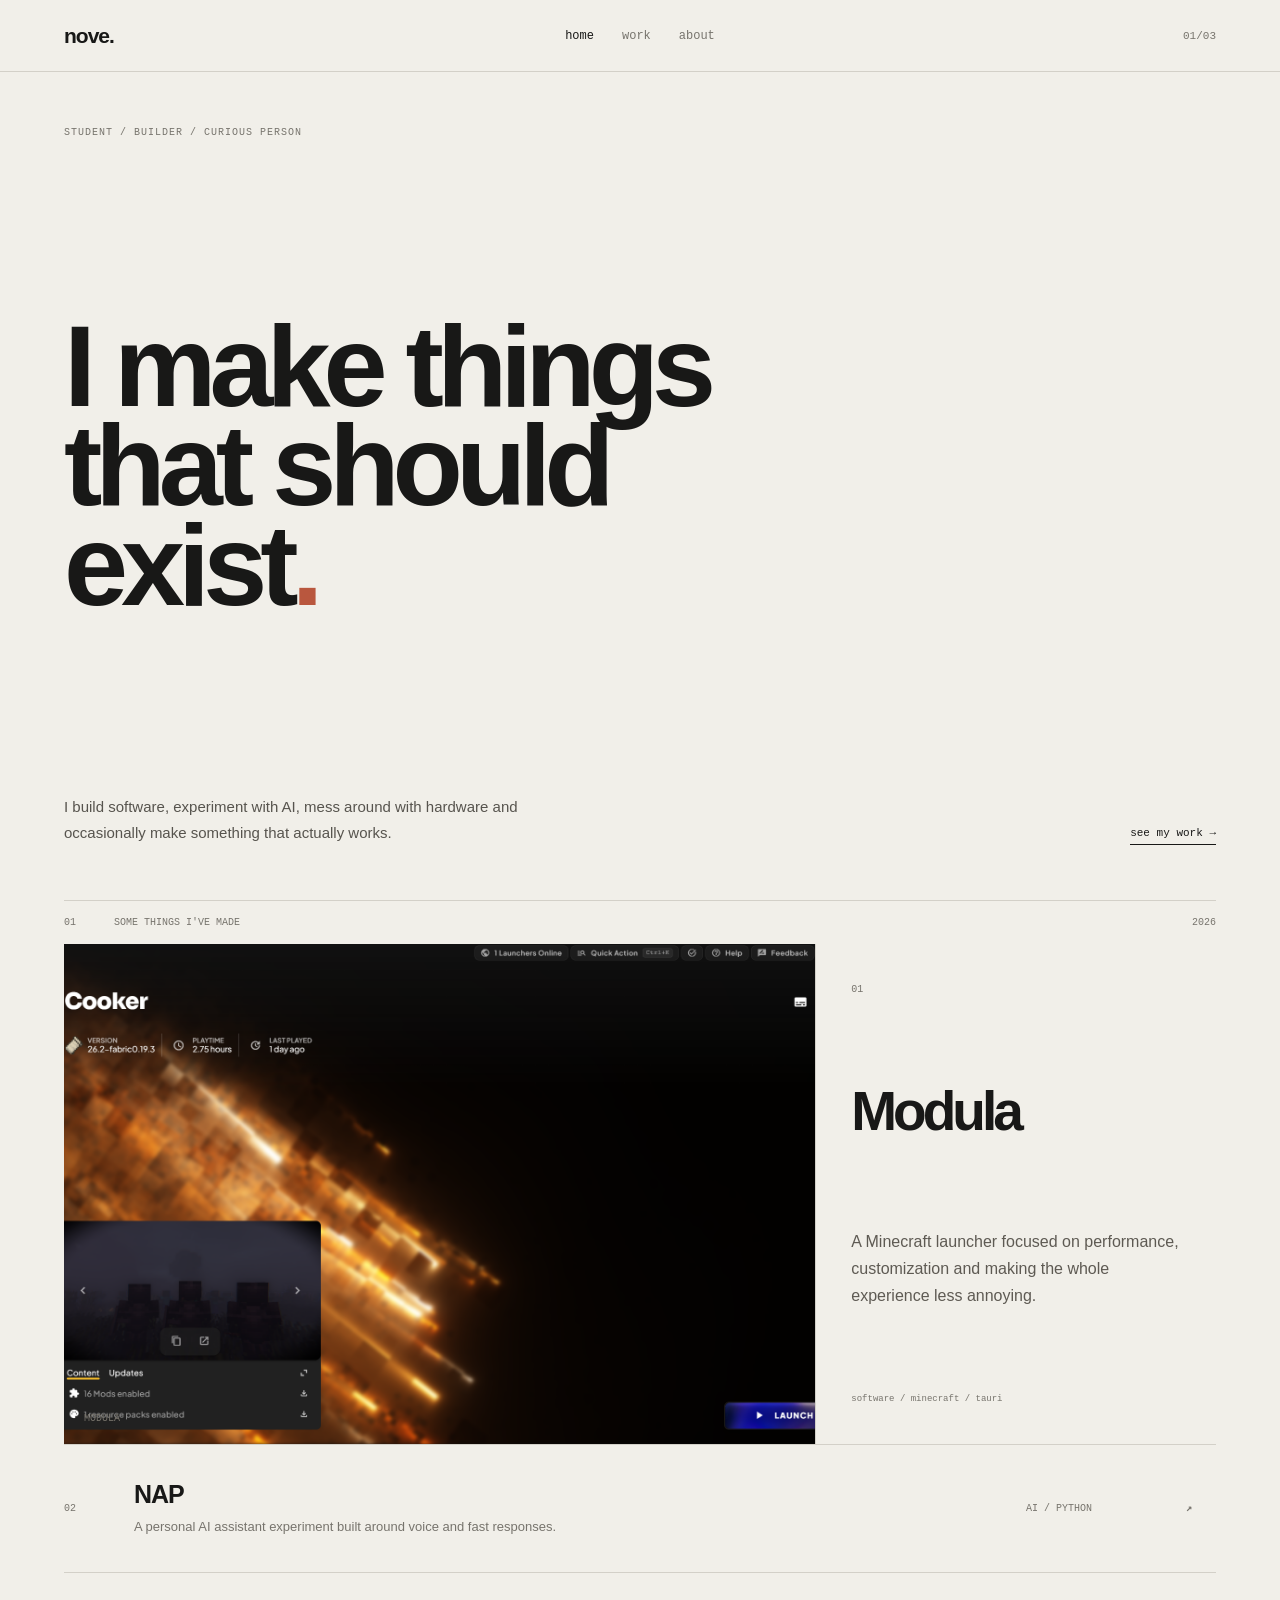
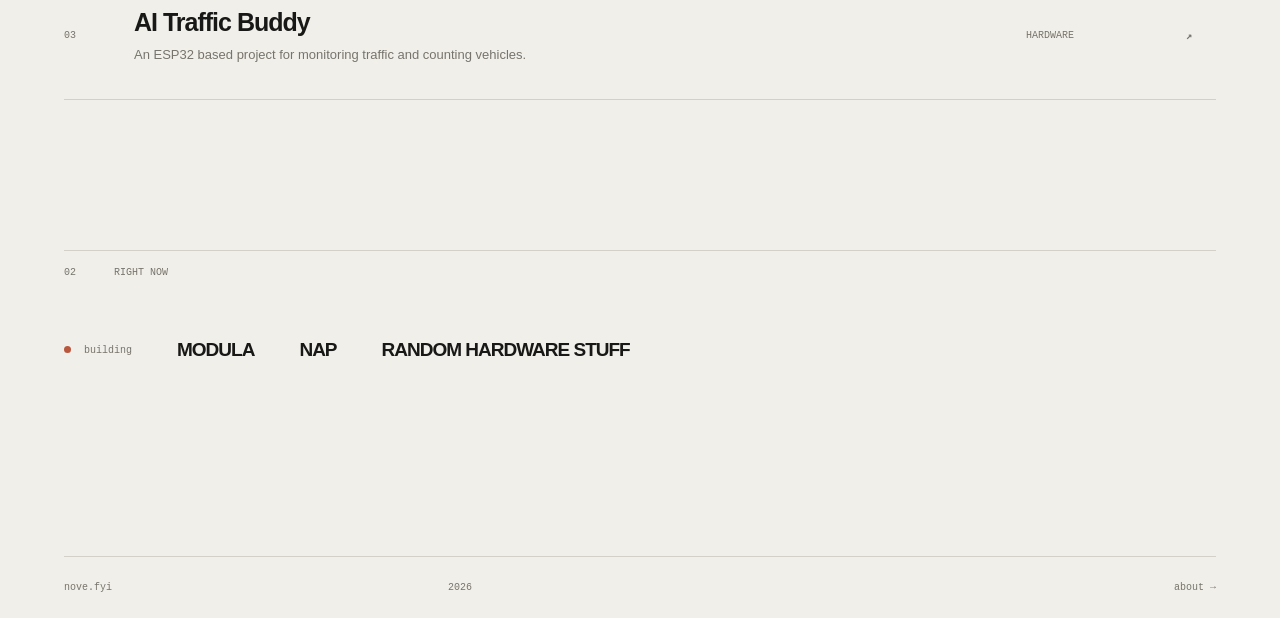
<file: index.html>
<!DOCTYPE html>
<html lang="en">
<head>
    <meta charset="UTF-8">
    <meta name="viewport" content="width=device-width, initial-scale=1.0">
    <title>Nove</title>
    <link rel="stylesheet" href="style.css">
</head>

<body>

<header>
    <a href="index.html" class="logo">nove.</a>

    <nav>
        <a class="active" href="index.html">home</a>
        <a href="work.html">work</a>
        <a href="about.html">about</a>
    </nav>

    <span class="number">01/03</span>
</header>

<main>

    <section class="hero">
        <p class="small">student / builder / curious person</p>

        <h1>
            I make things<br>
            that should<br>
            exist<span>.</span>
        </h1>

        <div class="hero-text">
            <p>
                I build software, experiment with AI,
                mess around with hardware and occasionally
                make something that actually works.
            </p>

            <a href="work.html">see my work →</a>
        </div>
    </section>

    <section class="projects">

        <div class="section-title">
            <span>01</span>
            <p>some things i've made</p>
            <span>2026</span>
        </div>

        <a href="work.html#modula" class="project big-project">
            <div class="fake-image modula">
                <span>MODULA</span>
            </div>

            <div class="project-details">
                <span>01</span>
                <h2>Modula</h2>
                <p>
                    A Minecraft launcher focused on
                    performance, customization and
                    making the whole experience less annoying.
                </p>

                <small>software / minecraft / tauri</small>
            </div>
        </a>

        <a href="work.html#nap" class="simple-project">
            <span>02</span>

            <div>
                <h2>NAP</h2>
                <p>
                    A personal AI assistant experiment
                    built around voice and fast responses.
                </p>
            </div>

            <small>AI / PYTHON</small>
            <b>↗</b>
        </a>

        <a href="work.html#traffic" class="simple-project">
            <span>03</span>

            <div>
                <h2>AI Traffic Buddy</h2>
                <p>
                    An ESP32 based project for
                    monitoring traffic and counting vehicles.
                </p>
            </div>

            <small>HARDWARE</small>
            <b>↗</b>
        </a>

    </section>

    <section class="now">

        <div class="section-title">
            <span>02</span>
            <p>right now</p>
        </div>

        <div class="now-content">
            <p><i></i> building</p>

            <h2>MODULA</h2>
            <h2>NAP</h2>
            <h2>RANDOM HARDWARE STUFF</h2>
        </div>

    </section>

</main>

<footer>
    <span>nove.fyi</span>
    <span>2026</span>
    <a href="about.html">about →</a>
</footer>

</body>
</html>
</file>
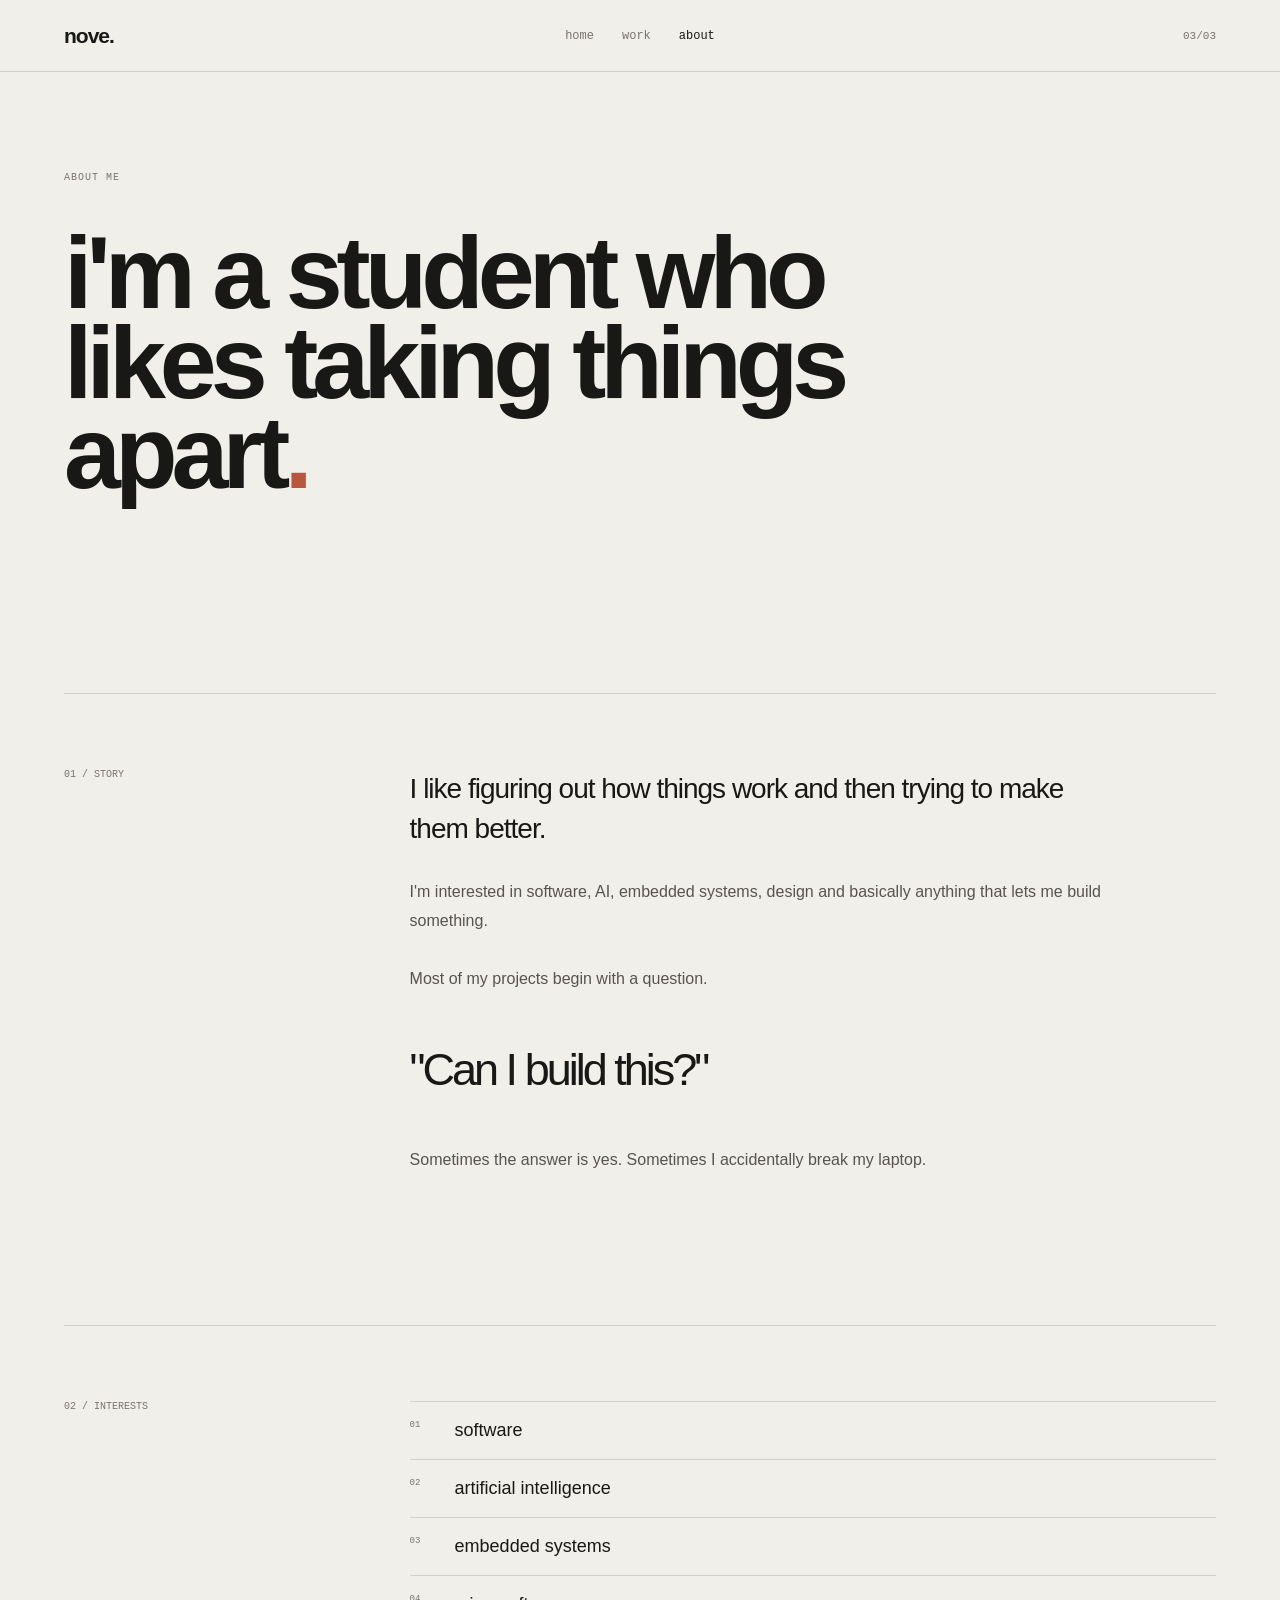
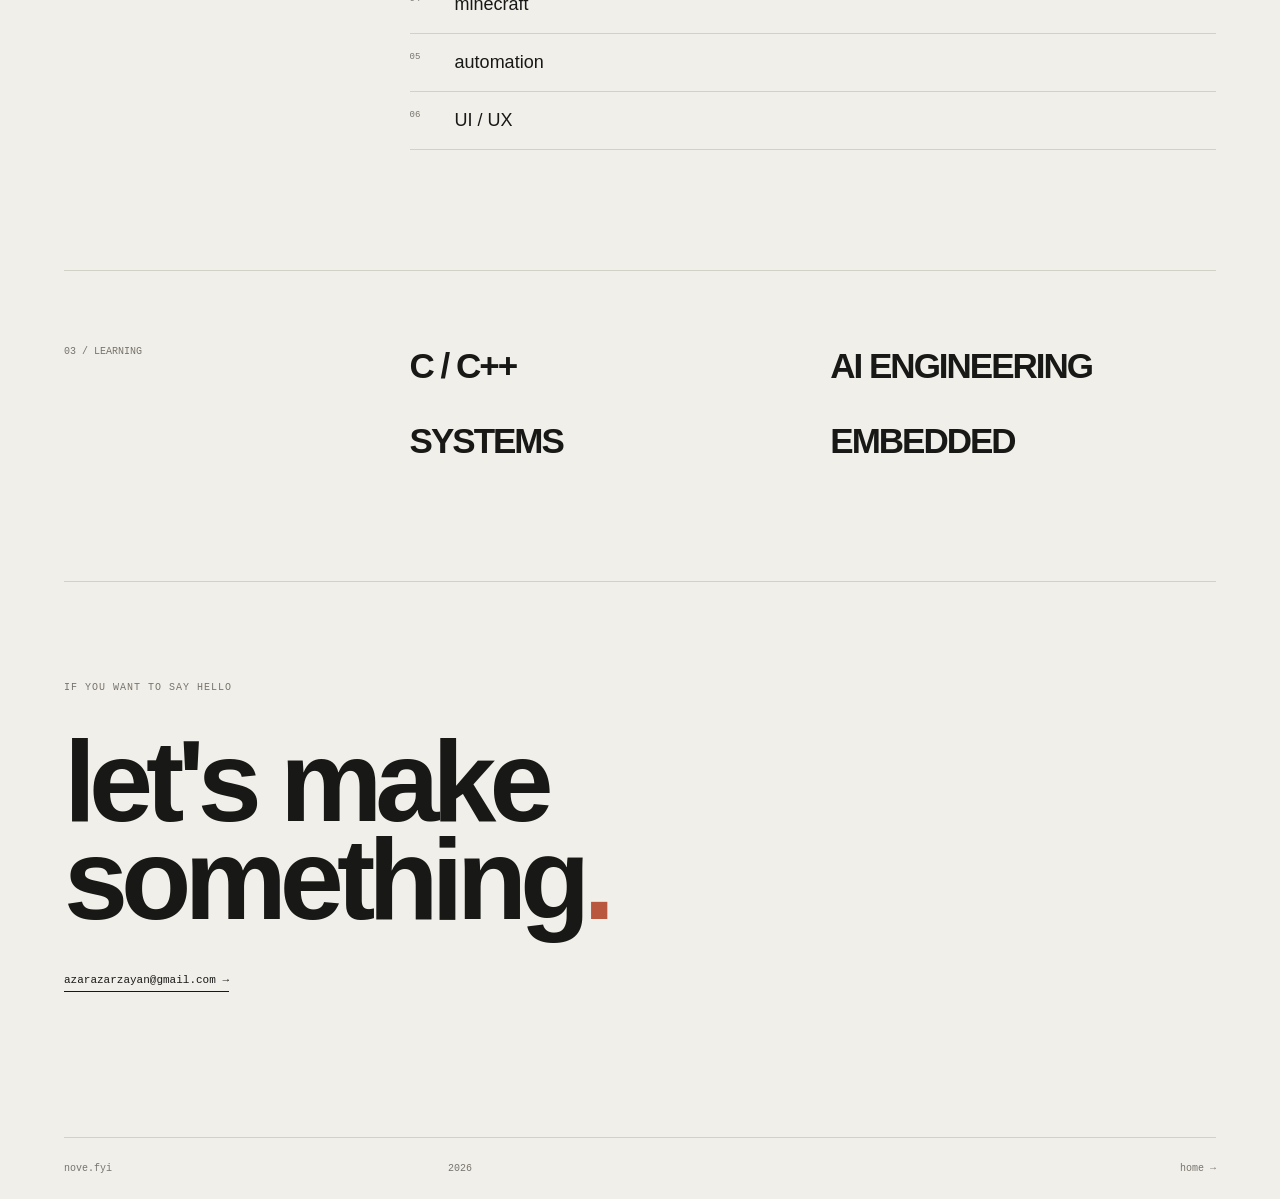
<file: about.html>
<!DOCTYPE html>
<html lang="en">
<head>
    <meta charset="UTF-8">
    <meta name="viewport" content="width=device-width, initial-scale=1.0">
    <title>About — Nove</title>
    <link rel="stylesheet" href="style.css">
</head>

<body>

<header>
    <a href="index.html" class="logo">nove.</a>

    <nav>
        <a href="index.html">home</a>
        <a href="work.html">work</a>
        <a class="active" href="about.html">about</a>
    </nav>

    <span class="number">03/03</span>
</header>

<main>

    <section class="page-head about-head">

        <p class="small">about me</p>

        <h1>
            i'm a student who<br>
            likes taking things<br>
            apart<span>.</span>
        </h1>

    </section>


    <section class="about-section">

        <div class="label">01 / STORY</div>

        <div class="about-text">

            <p class="big">
                I like figuring out how things work
                and then trying to make them better.
            </p>

            <p>
                I'm interested in software, AI, embedded
                systems, design and basically anything
                that lets me build something.
            </p>

            <p>
                Most of my projects begin with a question.
            </p>

            <blockquote>
                "Can I build this?"
            </blockquote>

            <p>
                Sometimes the answer is yes.
                Sometimes I accidentally break my laptop.
            </p>

        </div>

    </section>


    <section class="about-section">

        <div class="label">02 / INTERESTS</div>

        <div class="interest-list">

            <div>
                <span>01</span>
                software
            </div>

            <div>
                <span>02</span>
                artificial intelligence
            </div>

            <div>
                <span>03</span>
                embedded systems
            </div>

            <div>
                <span>04</span>
                minecraft
            </div>

            <div>
                <span>05</span>
                automation
            </div>

            <div>
                <span>06</span>
                UI / UX
            </div>

        </div>

    </section>


    <section class="about-section">

        <div class="label">03 / LEARNING</div>

        <div class="learning">

            <h2>C / C++</h2>
            <h2>AI ENGINEERING</h2>
            <h2>SYSTEMS</h2>
            <h2>EMBEDDED</h2>

        </div>

    </section>


    <section class="contact">

        <p class="small">if you want to say hello</p>

        <h2>
            let's make<br>
            something<span>.</span>
        </h2>

        <a href="mailto:hello@nove.fyi">
            azarazarzayan@gmail.com →
        </a>

    </section>

</main>

<footer>
    <span>nove.fyi</span>
    <span>2026</span>
    <a href="index.html">home →</a>
</footer>

</body>
</html>
</file>
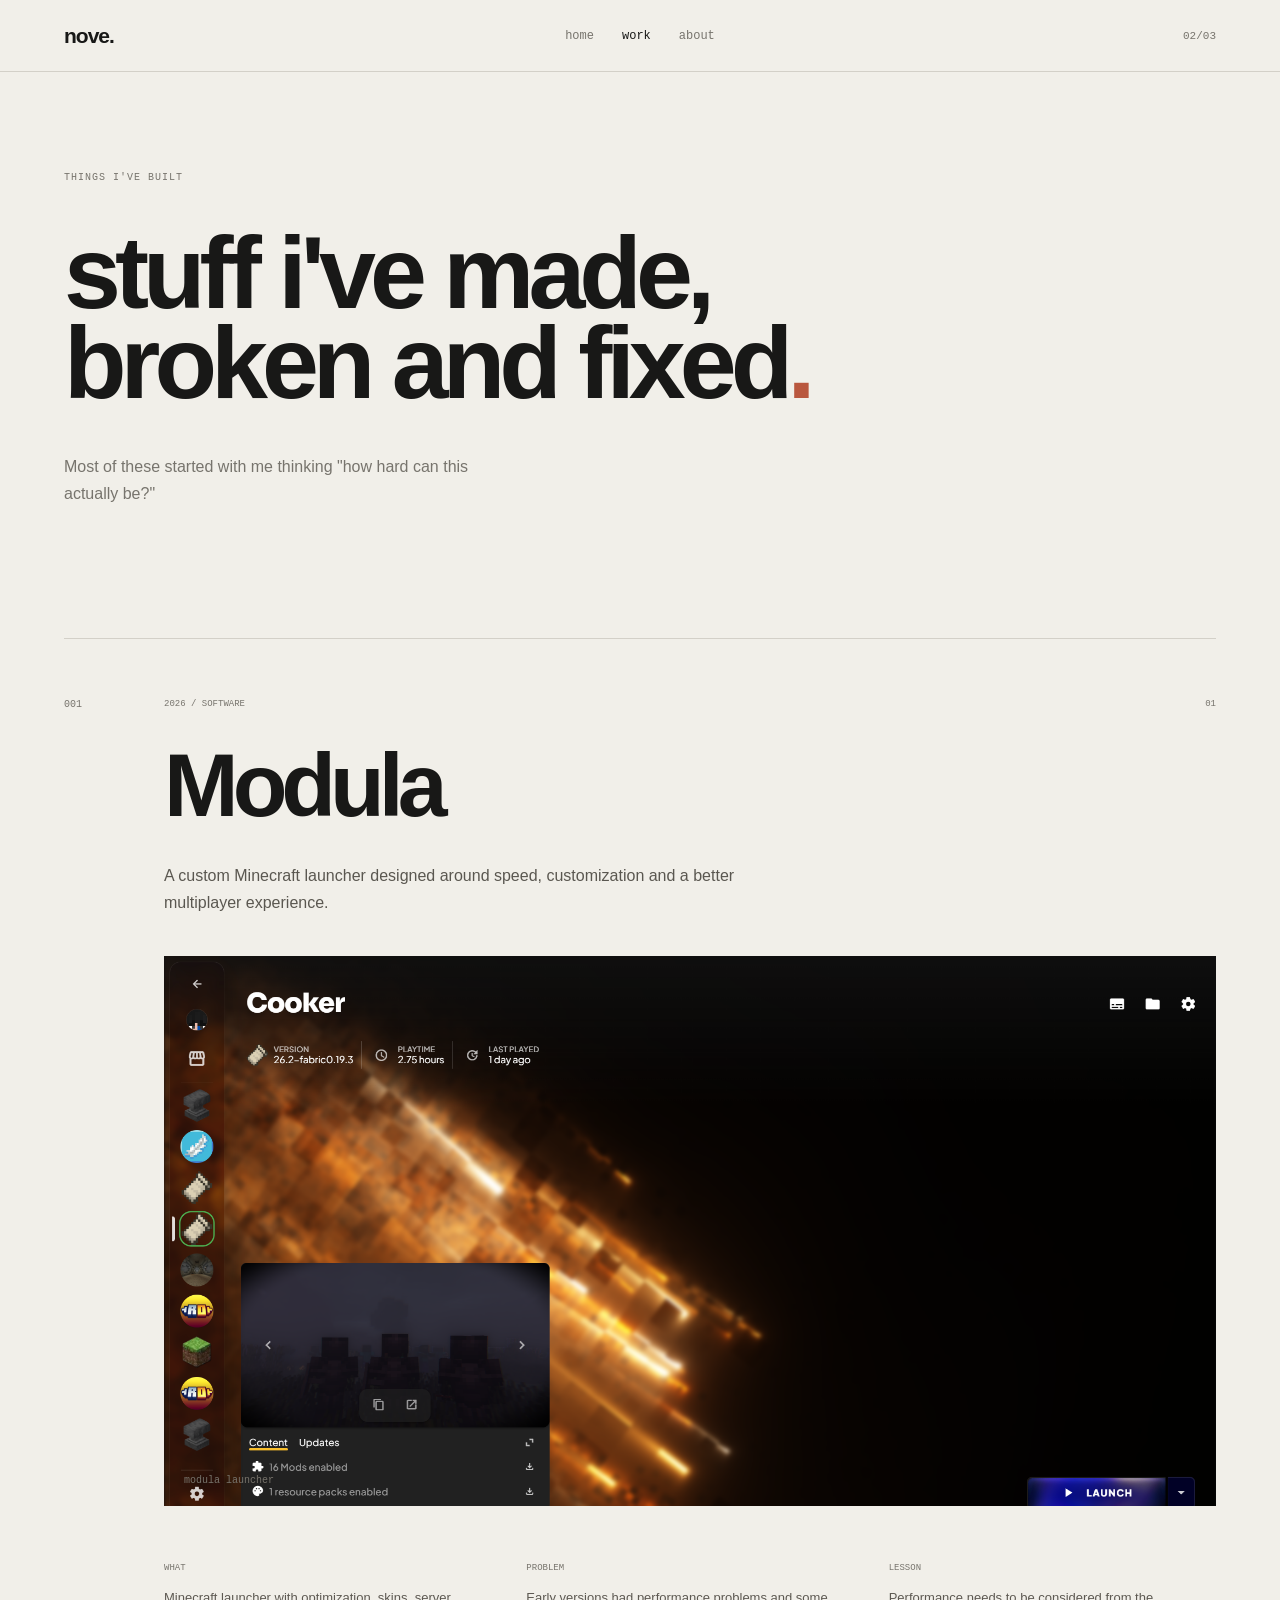
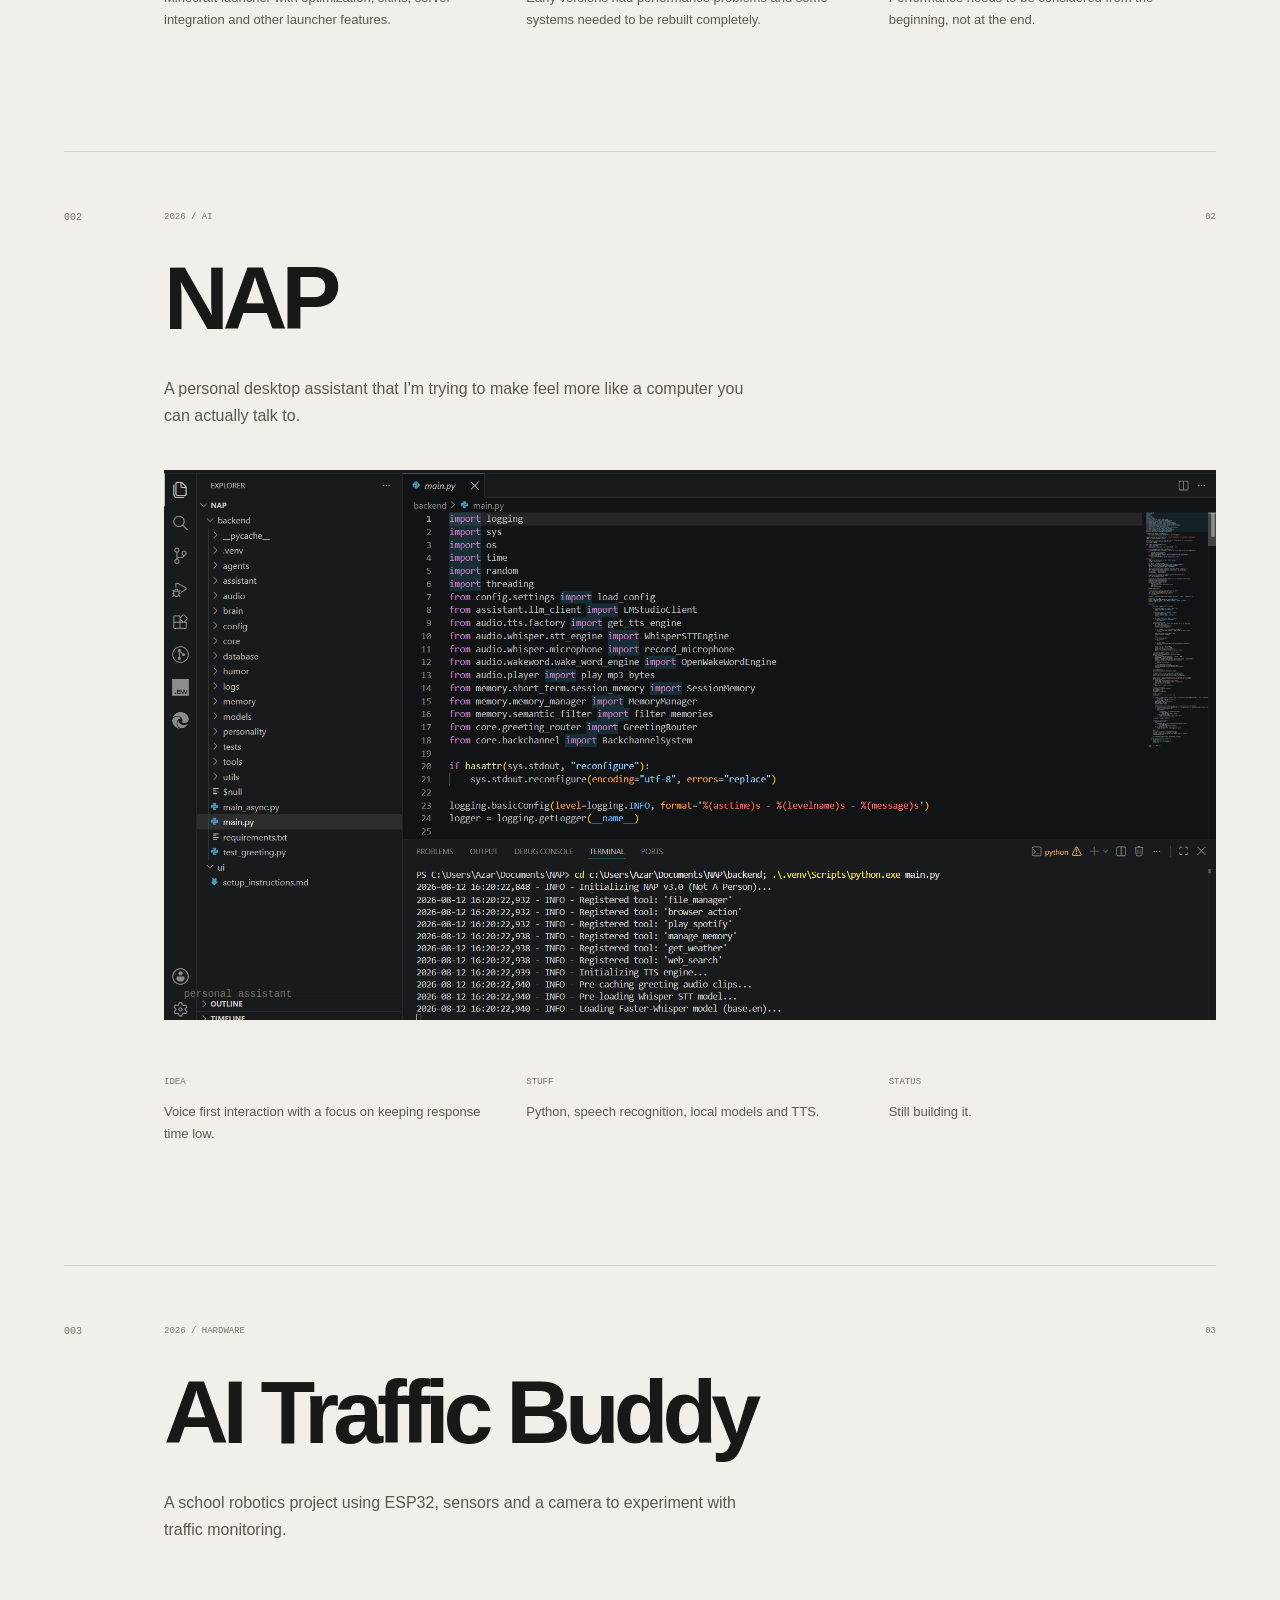
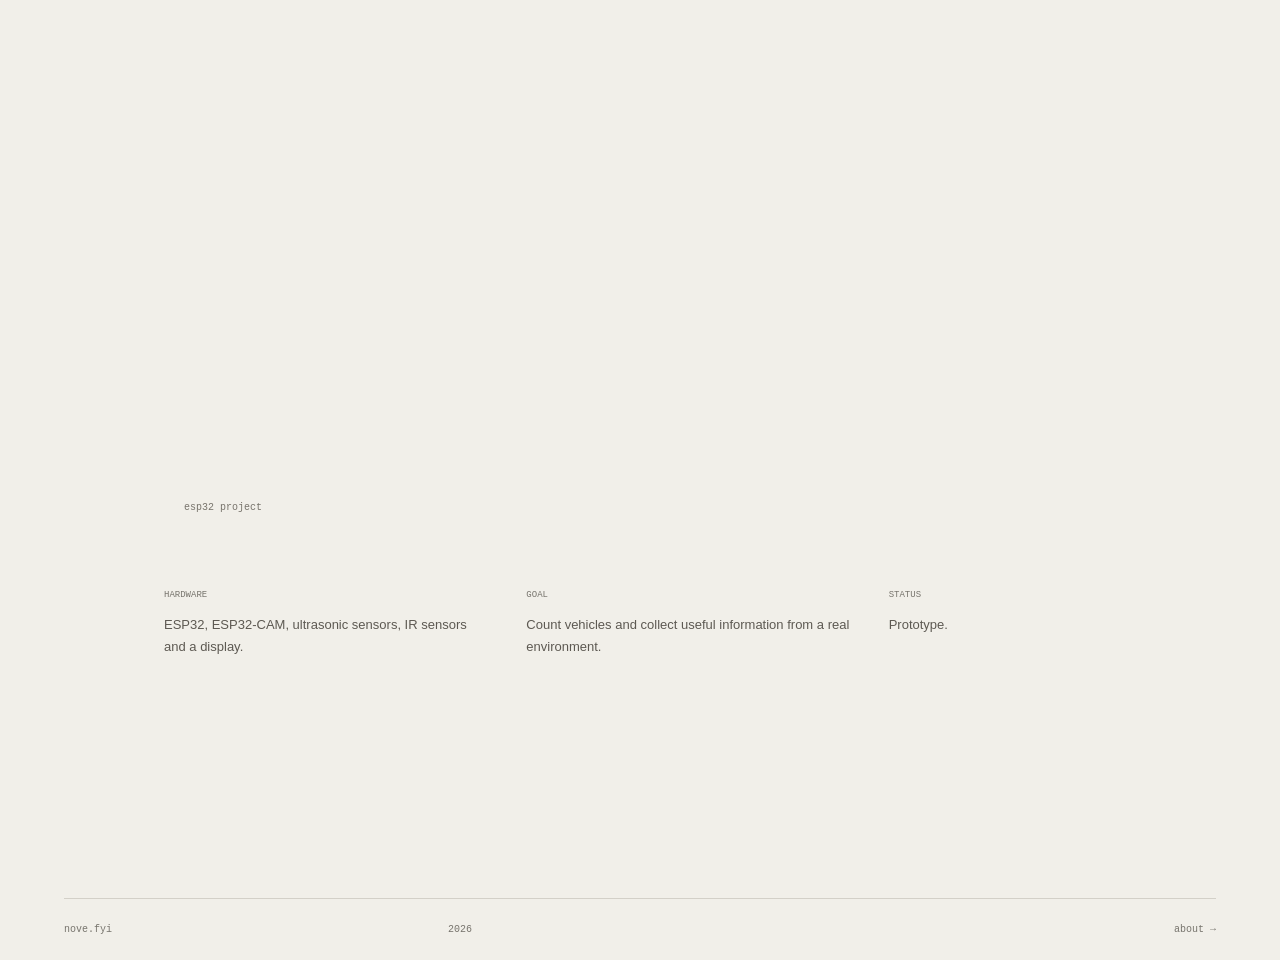
<file: work.html>
<!DOCTYPE html>
<html lang="en">
<head>
    <meta charset="UTF-8">
    <meta name="viewport" content="width=device-width, initial-scale=1.0">
    <title>Work — Nove</title>
    <link rel="stylesheet" href="style.css">
</head>

<body>

<header>
    <a href="index.html" class="logo">nove.</a>

    <nav>
        <a href="index.html">home</a>
        <a class="active" href="work.html">work</a>
        <a href="about.html">about</a>
    </nav>

    <span class="number">02/03</span>
</header>

<main>

    <section class="page-head">
        <p class="small">things i've built</p>

        <h1>
            stuff i've made,<br>
            broken and fixed<span>.</span>
        </h1>

        <p>
            Most of these started with me thinking
            "how hard can this actually be?"
        </p>
    </section>


    <section class="work-list">

        <article id="modula">

            <div class="work-number">001</div>

            <div class="work-content">

                <div class="work-top">
                    <span>2026 / SOFTWARE</span>
                    <span>01</span>
                </div>

                <h2>Modula</h2>

                <p class="description">
                    A custom Minecraft launcher designed
                    around speed, customization and a
                    better multiplayer experience.
                </p>

                <div class="work-image modula">
                    <span>modula launcher</span>
                </div>

                <div class="details">

                    <div>
                        <span>what</span>
                        <p>
                            Minecraft launcher with optimization,
                            skins, server integration and other
                            launcher features.
                        </p>
                    </div>

                    <div>
                        <span>problem</span>
                        <p>
                            Early versions had performance
                            problems and some systems needed
                            to be rebuilt completely.
                        </p>
                    </div>

                    <div>
                        <span>lesson</span>
                        <p>
                            Performance needs to be considered
                            from the beginning, not at the end.
                        </p>
                    </div>

                </div>

            </div>

        </article>


        <article id="nap">

            <div class="work-number">002</div>

            <div class="work-content">

                <div class="work-top">
                    <span>2026 / AI</span>
                    <span>02</span>
                </div>

                <h2>NAP</h2>

                <p class="description">
                    A personal desktop assistant that I'm
                    trying to make feel more like a computer
                    you can actually talk to.
                </p>

                <div class="work-image nap">
                    <span>personal assistant</span>
                </div>

                <div class="details">

                    <div>
                        <span>idea</span>
                        <p>
                            Voice first interaction with
                            a focus on keeping response time low.
                        </p>
                    </div>

                    <div>
                        <span>stuff</span>
                        <p>
                            Python, speech recognition,
                            local models and TTS.
                        </p>
                    </div>

                    <div>
                        <span>status</span>
                        <p>
                            Still building it.
                        </p>
                    </div>

                </div>

            </div>

        </article>


        <article id="traffic">

            <div class="work-number">003</div>

            <div class="work-content">

                <div class="work-top">
                    <span>2026 / HARDWARE</span>
                    <span>03</span>
                </div>

                <h2>AI Traffic Buddy</h2>

                <p class="description">
                    A school robotics project using ESP32,
                    sensors and a camera to experiment with
                    traffic monitoring.
                </p>

                <div class="work-image traffic">
                    <span>esp32 project</span>
                </div>

                <div class="details">

                    <div>
                        <span>hardware</span>
                        <p>
                            ESP32, ESP32-CAM, ultrasonic sensors,
                            IR sensors and a display.
                        </p>
                    </div>

                    <div>
                        <span>goal</span>
                        <p>
                            Count vehicles and collect useful
                            information from a real environment.
                        </p>
                    </div>

                    <div>
                        <span>status</span>
                        <p>
                            Prototype.
                        </p>
                    </div>

                </div>

            </div>

        </article>

    </section>

</main>

<footer>
    <span>nove.fyi</span>
    <span>2026</span>
    <a href="about.html">about →</a>
</footer>

</body>
</html>
</file>
<file: style.css>
* {
    margin: 0;
    padding: 0;
    box-sizing: border-box;
}

:root {
    --bg: #f1efe9;
    --text: #181817;
    --gray: #77746d;
    --line: #d3d0c8;
    --red: #b9573e;
}

html {
    scroll-behavior: smooth;
}

body {
    background: var(--bg);
    color: var(--text);
    font-family: Arial, Helvetica, sans-serif;
}

a {
    color: inherit;
    text-decoration: none;
}

header {
    height: 72px;
    border-bottom: 1px solid var(--line);

    padding: 0 5%;

    display: grid;
    grid-template-columns: 1fr auto 1fr;
    align-items: center;
}

.logo {
    font-size: 21px;
    font-weight: bold;
    letter-spacing: -1px;
}

nav {
    display: flex;
    gap: 28px;
}

nav a {
    font-family: monospace;
    font-size: 12px;
    color: var(--gray);
}

nav a:hover,
nav .active {
    color: var(--text);
}

.number {
    justify-self: end;
    font-family: monospace;
    font-size: 11px;
    color: var(--gray);
}

main {
    width: 90%;
    max-width: 1350px;
    margin: auto;
}

.small {
    font-family: monospace;
    font-size: 10px;
    text-transform: uppercase;
    letter-spacing: 1px;
    color: var(--gray);
}

.hero {
    min-height: calc(100vh - 72px);
    padding: 55px 0;

    display: flex;
    flex-direction: column;
    justify-content: space-between;
}

.hero h1 {
    font-size: clamp(55px, 9vw, 135px);
    line-height: .86;
    letter-spacing: -7px;
    font-weight: 600;
}

h1 span,
.contact h2 span {
    color: var(--red);
}

.hero-text {
    display: flex;
    justify-content: space-between;
    align-items: end;
}

.hero-text p {
    max-width: 460px;
    color: #57544e;
    line-height: 1.7;
    font-size: 15px;
}

.hero-text a {
    font-family: monospace;
    font-size: 11px;
    border-bottom: 1px solid;
    padding-bottom: 5px;
}

.section-title {
    border-top: 1px solid var(--line);
    padding: 16px 0;

    display: grid;
    grid-template-columns: 50px 1fr auto;

    font-family: monospace;
    font-size: 10px;
    color: var(--gray);
    text-transform: uppercase;
}

.projects {
    padding-bottom: 150px;
}

.big-project {
    display: grid;
    grid-template-columns: 1.5fr .8fr;
    border-bottom: 1px solid var(--line);
}

.fake-image {
    min-height: 500px;
    background: #dedbd3;

    display: flex;
    align-items: end;
    padding: 20px;

    color: #77736b;
    font-family: monospace;
    font-size: 10px;
}

.modula {
    background-image: url("images/formodulalinkmeta.png");
    background-size: cover;
    background-position: center;
}

.nap {
    background-image: url("images/fornap.png");
    background-size: cover;
    background-position: center;
}


.project-details {
    padding: 40px 35px;

    border-left: 1px solid var(--line);

    display: flex;
    flex-direction: column;
    justify-content: space-between;
}

.project-details > span {
    font-family: monospace;
    font-size: 10px;
    color: var(--gray);
}

.project-details h2 {
    font-size: 55px;
    letter-spacing: -4px;
}

.project-details p {
    color: #5e5a53;
    line-height: 1.7;
    max-width: 330px;
}

.project-details small {
    font-family: monospace;
    font-size: 9px;
    color: var(--gray);
}

.simple-project {
    display: grid;
    grid-template-columns: 50px 1fr 140px 30px;
    gap: 20px;

    padding: 35px 0;

    border-bottom: 1px solid var(--line);

    align-items: center;
}

.simple-project > span,
.simple-project small,
.simple-project b {
    font-family: monospace;
    font-size: 10px;
    color: var(--gray);
}

.simple-project h2 {
    font-size: 25px;
    letter-spacing: -1px;
}

.simple-project p {
    margin-top: 8px;
    max-width: 500px;
    color: var(--gray);
    font-size: 13px;
    line-height: 1.5;
}

.simple-project:hover h2 {
    text-decoration: underline;
}

.now {
    padding-bottom: 150px;
}

.now-content {
    padding: 45px 0;

    display: flex;
    align-items: center;
    gap: 45px;

    flex-wrap: wrap;
}

.now-content p {
    font-family: monospace;
    font-size: 10px;
    color: var(--gray);
}

.now-content i {
    display: inline-block;
    width: 7px;
    height: 7px;
    background: var(--red);
    border-radius: 50%;
    margin-right: 7px;
}

.now-content h2 {
    font-size: 19px;
    letter-spacing: -1px;
}

.page-head {
    padding: 100px 0 130px;
}

.page-head h1 {
    margin: 45px 0;

    font-size: clamp(55px, 8vw, 120px);
    line-height: .88;
    letter-spacing: -6px;
    font-weight: 600;
}

.page-head > p:last-child {
    max-width: 450px;
    color: var(--gray);
    line-height: 1.7;
}

.work-list {
    padding-bottom: 120px;
}

.work-list article {
    display: grid;
    grid-template-columns: 100px 1fr;

    border-top: 1px solid var(--line);
    padding: 60px 0 120px;
}

.work-number {
    font-family: monospace;
    font-size: 10px;
    color: var(--gray);
}

.work-content {
    max-width: 1100px;
}

.work-top {
    display: flex;
    justify-content: space-between;

    font-family: monospace;
    font-size: 9px;
    color: var(--gray);
}

.work-content h2 {
    font-size: clamp(45px, 7vw, 100px);
    letter-spacing: -6px;
    margin: 25px 0;
}

.description {
    max-width: 600px;
    color: #5a5750;
    line-height: 1.7;
    font-size: 16px;
    margin-bottom: 40px;
}

.work-image {
    min-height: 550px;

    display: flex;
    align-items: end;

    padding: 20px;

    font-family: monospace;
    font-size: 10px;
    color: #77736b;

    margin-bottom: 50px;
}

.details {
    display: grid;
    grid-template-columns: repeat(3, 1fr);
    gap: 35px;
}

.details span {
    font-family: monospace;
    font-size: 9px;
    color: var(--gray);
    text-transform: uppercase;
}

.details p {
    margin-top: 13px;
    color: #5d5952;
    font-size: 13px;
    line-height: 1.7;
}

.about-head {
    padding-bottom: 150px;
}

.about-section {
    border-top: 1px solid var(--line);

    display: grid;
    grid-template-columns: 30% 70%;

    padding: 75px 0 120px;
}

.label {
    font-family: monospace;
    font-size: 10px;
    color: var(--gray);
}

.about-text {
    max-width: 700px;
}

.about-text p {
    color: #57544e;
    line-height: 1.8;
    margin-bottom: 30px;
}

.about-text .big {
    color: var(--text);
    font-size: 28px;
    line-height: 1.4;
    letter-spacing: -1px;
}

blockquote {
    font-size: 45px;
    letter-spacing: -3px;
    margin: 50px 0;
}

.interest-list {
    border-top: 1px solid var(--line);
}

.interest-list div {
    display: grid;
    grid-template-columns: 45px 1fr;

    padding: 18px 0;

    border-bottom: 1px solid var(--line);

    font-size: 18px;
}

.interest-list span {
    font-family: monospace;
    font-size: 9px;
    color: var(--gray);
}

.learning {
    display: grid;
    grid-template-columns: 1fr 1fr;
    gap: 35px;
}

.learning h2 {
    font-size: 35px;
    letter-spacing: -2px;
}

.contact {
    border-top: 1px solid var(--line);
    padding: 100px 0 150px;
}

.contact h2 {
    font-size: clamp(60px, 9vw, 135px);
    line-height: .85;
    letter-spacing: -7px;
    margin: 40px 0;
}

.contact a {
    font-family: monospace;
    font-size: 11px;
    border-bottom: 1px solid;
    padding-bottom: 5px;
}

footer {
    width: 90%;
    max-width: 1350px;
    margin: auto;

    border-top: 1px solid var(--line);

    padding: 25px 0;

    display: grid;
    grid-template-columns: 1fr 1fr 1fr;

    font-family: monospace;
    font-size: 10px;
    color: var(--gray);
}

footer:nth-child(2) {
    text-align: center;
}

footer a {
    text-align: right;
}

@media (max-width: 750px) {

    header {
        grid-template-columns: 1fr auto;
    }

    nav {
        display: none;
    }

    main {
        width: 88%;
    }

    .hero {
        min-height: calc(100vh - 72px);
    }

    .hero h1,
    .page-head h1 {
        letter-spacing: -4px;
    }

    .hero-text {
        display: block;
    }

    .hero-text a {
        display: inline-block;
        margin-top: 30px;
    }

    .big-project {
        display: block;
    }

    .fake-image {
        min-height: 330px;
    }

    .project-details {
        border-left: 0;
        padding: 35px 0;
        min-height: 400px;
    }

    .simple-project {
        grid-template-columns: 35px 1fr 20px;
    }

    .simple-project small {
        display: none;
    }

    .now-content {
        display: block;
    }

    .now-content h2 {
        margin-top: 22px;
    }

    .work-list article {
        grid-template-columns: 40px 1fr;
    }

    .work-image {
        min-height: 330px;
    }

    .details {
        grid-template-columns: 1fr;
    }

    .about-section {
        grid-template-columns: 1fr;
        gap: 40px;
    }

    .learning {
        grid-template-columns: 1fr;
    }

    footer {
        grid-template-columns: 1fr 1fr;
    }

    footer a {
        grid-column: 1 / 3;
        text-align: left;
        margin-top: 10px;
    }
}
</file>
